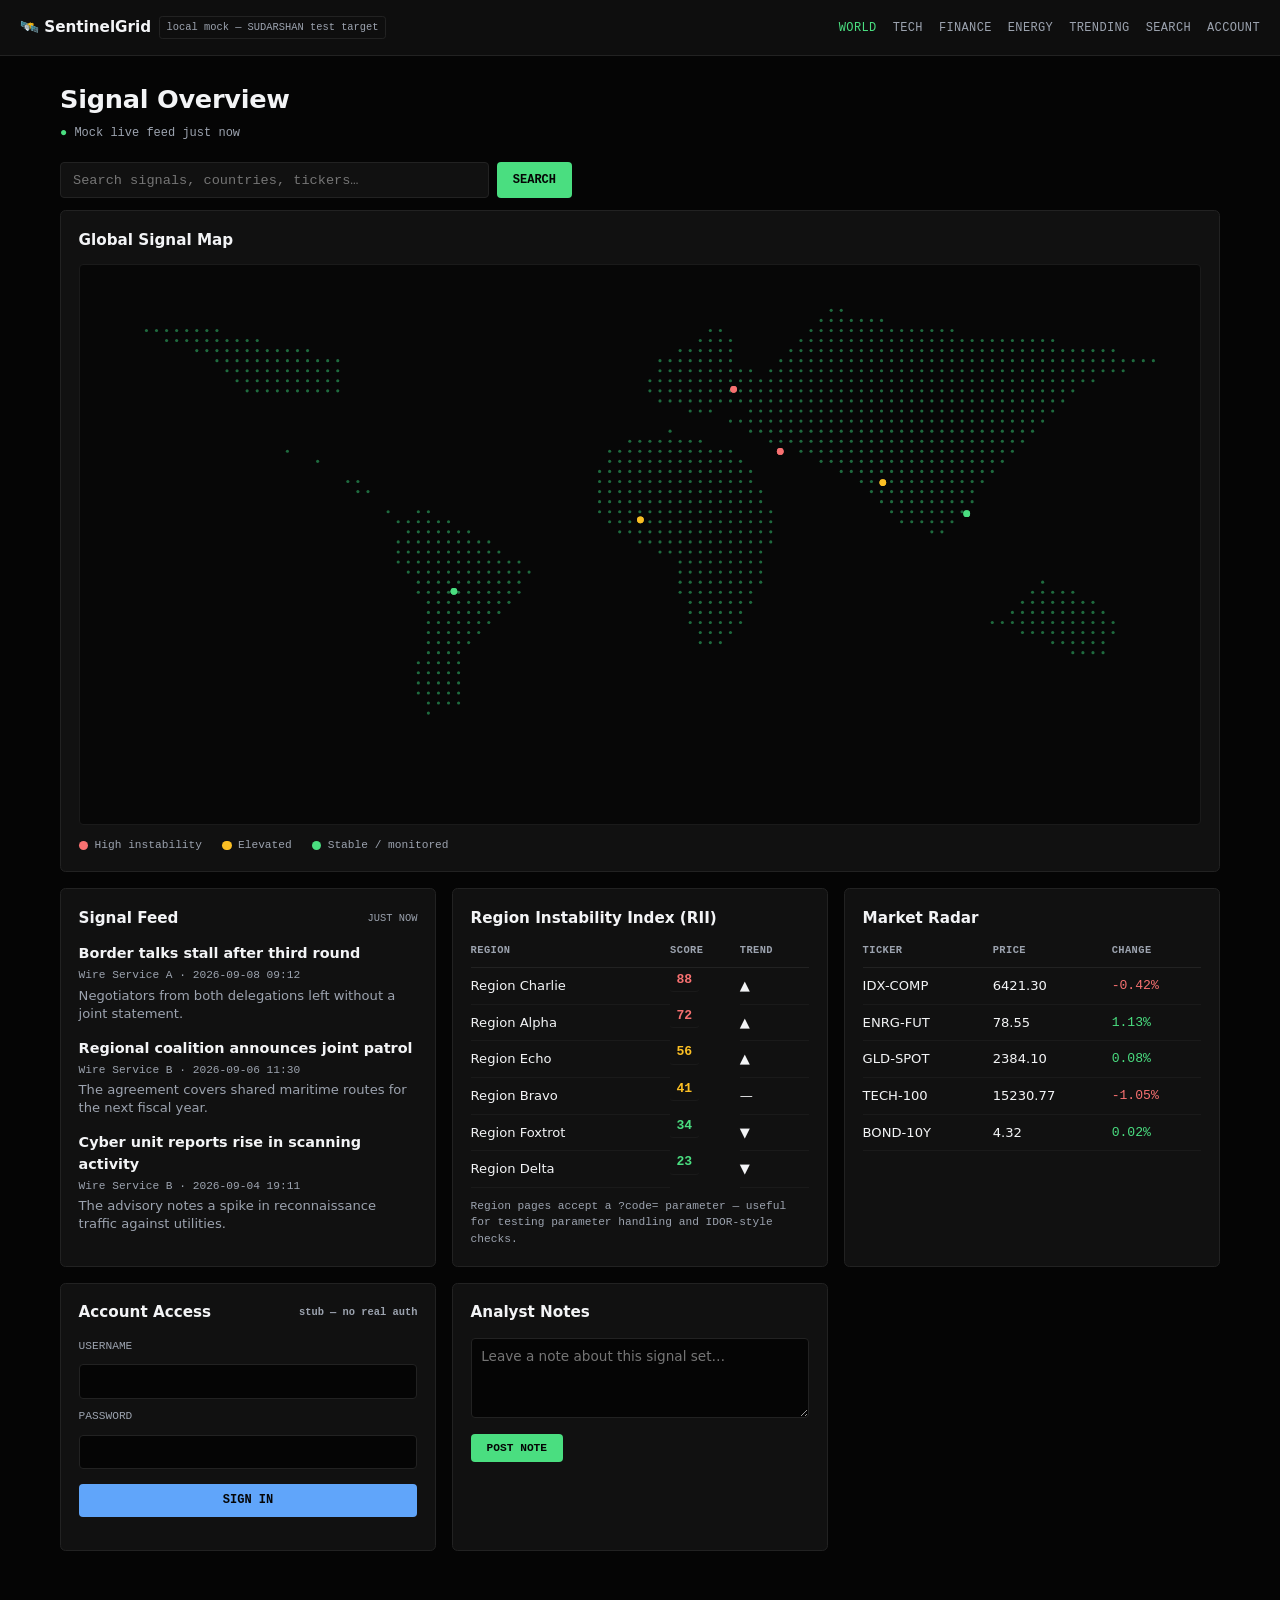
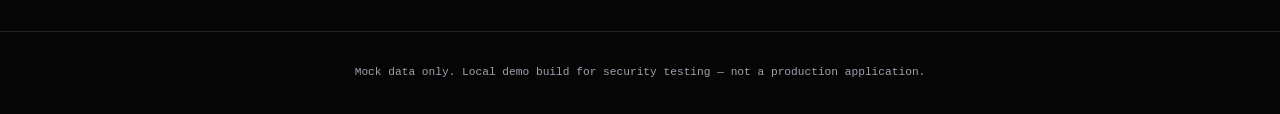
<file: target-sentinellgrid/templates/index.html>
<!DOCTYPE html>
<html lang="en">
<head>
  <meta charset="UTF-8">
  <meta name="viewport" content="width=device-width, initial-scale=1.0">
  <title>SentinelGrid — Open Signal Dashboard (SUDARSHAN test target)</title>
  <style>
    :root{
      --bg:#050505; --card:#111; --border:#222;
      --green:#4ade80; --blue:#60a5fa; --amber:#fbbf24; --red:#f87171;
      --text:#f3f4f6; --muted:#9ca3af;
      --font-mono: ui-monospace, SFMono-Regular, Menlo, Monaco, Consolas, monospace;
      --font-sans: system-ui, -apple-system, "Segoe UI", sans-serif;
    }
    *{box-sizing:border-box; margin:0; padding:0;}
    body{background:var(--bg); color:var(--text); font-family:var(--font-sans); line-height:1.5;}
    a{color:inherit; text-decoration:none;}
    header.topbar{
      position:sticky; top:0; z-index:50; background:rgba(17,17,17,.85);
      backdrop-filter:blur(10px); border-bottom:1px solid var(--border);
      display:flex; align-items:center; justify-content:space-between;
      padding:0 1.25rem; height:3.5rem; flex-wrap:wrap; gap:.5rem;
    }
    .brand{display:flex; align-items:center; gap:.5rem; font-weight:700; font-size:.95rem;}
    .brand .tag{font-family:var(--font-mono); font-size:.65rem; color:var(--muted); font-weight:400; border:1px solid var(--border); padding:.15rem .4rem; border-radius:.2rem;}
    nav.primary{display:flex; gap:1rem; font-family:var(--font-mono); font-size:.75rem; text-transform:uppercase; letter-spacing:.03em; color:var(--muted); flex-wrap:wrap;}
    nav.primary a:hover, nav.primary a.active{color:var(--green);}
    main{max-width:1200px; margin:0 auto; padding:1.5rem 1.25rem 3rem;}
    h1{font-size:1.6rem; font-weight:700; letter-spacing:-.01em;}
    .live-indicator{font-family:var(--font-mono); font-size:.75rem; color:var(--muted); margin-top:.35rem;}
    .live-indicator .dot{color:var(--green);}

    form.search-form{
      display:flex; gap:.5rem; margin:1.25rem 0; max-width:32rem;
    }
    form.search-form input[type="text"]{
      flex:1; background:var(--card); border:1px solid var(--border); color:var(--text);
      padding:.6rem .75rem; border-radius:.25rem; font-family:var(--font-mono); font-size:.85rem;
    }
    form.search-form button{
      background:var(--green); color:#050505; border:none; padding:.6rem 1rem;
      border-radius:.25rem; font-family:var(--font-mono); font-size:.75rem; font-weight:700;
      text-transform:uppercase; cursor:pointer;
    }
    .search-echo{
      font-family:var(--font-mono); font-size:.8rem; color:var(--muted); margin:-0.5rem 0 1rem;
    }

    .grid{display:grid; grid-template-columns:repeat(auto-fit, minmax(320px,1fr)); gap:1rem; margin-top:1rem;}
    .panel{background:var(--card); border:1px solid var(--border); border-radius:.35rem; padding:1.1rem;}
    .panel h2{font-size:.95rem; font-weight:700; margin-bottom:.85rem; display:flex; align-items:center; justify-content:space-between;}
    .panel h2 time{font-family:var(--font-mono); font-size:.65rem; color:var(--muted); font-weight:400; text-transform:uppercase;}

    ul.news-list{list-style:none; display:flex; flex-direction:column; gap:.9rem;}
    .news-title{font-weight:600; font-size:.9rem;}
    .news-meta{font-family:var(--font-mono); font-size:.7rem; color:var(--muted); margin:.15rem 0;}
    .news-body{font-size:.82rem; color:var(--muted); line-height:1.4;}

    table{width:100%; border-collapse:collapse; font-size:.82rem;}
    table th{text-align:left; font-family:var(--font-mono); font-size:.65rem; text-transform:uppercase; letter-spacing:.04em; color:var(--muted); padding-bottom:.5rem; border-bottom:1px solid var(--border);}
    table td{padding:.5rem 0; border-bottom:1px solid #1a1a1a;}
    .score{font-family:var(--font-mono); font-weight:700; padding:.1rem .4rem; border-radius:.2rem; display:inline-block;}
    .score-high{color:var(--red);}
    .score-mid{color:var(--amber);}
    .score-low{color:var(--green);}
    .up{color:var(--green); font-family:var(--font-mono);}
    .down{color:var(--red); font-family:var(--font-mono);}

    .auth-panel form{display:flex; flex-direction:column; gap:.6rem;}
    .auth-panel label{font-family:var(--font-mono); font-size:.7rem; text-transform:uppercase; color:var(--muted);}
    .auth-panel input{background:var(--bg); border:1px solid var(--border); color:var(--text); padding:.55rem .65rem; border-radius:.25rem; font-size:.85rem;}
    .auth-panel button{background:var(--blue); color:#050505; border:none; padding:.6rem; border-radius:.25rem; font-weight:700; font-family:var(--font-mono); font-size:.75rem; text-transform:uppercase; cursor:pointer; margin-top:.3rem;}
    .auth-msg{font-family:var(--font-mono); font-size:.75rem; color:var(--amber); min-height:1rem;}

    .feedback-panel textarea{
      width:100%; min-height:80px; background:var(--bg); border:1px solid var(--border);
      color:var(--text); border-radius:.25rem; padding:.6rem; font-family:var(--font-sans); font-size:.85rem; resize:vertical;
    }
    .feedback-panel button{margin-top:.6rem; background:var(--green); color:#050505; border:none; padding:.5rem 1rem; border-radius:.25rem; font-weight:700; font-family:var(--font-mono); font-size:.7rem; text-transform:uppercase; cursor:pointer;}
    .feedback-list{margin-top:1rem; display:flex; flex-direction:column; gap:.6rem; font-size:.8rem; color:var(--muted);}
    .feedback-list .entry{border-top:1px solid var(--border); padding-top:.5rem;}

    .profile-link-row{margin-top:.6rem; font-family:var(--font-mono); font-size:.7rem; color:var(--muted);}
    .profile-link-row a{color:var(--blue);}

    footer.footer{
      text-align:center; padding:2rem 1rem; font-family:var(--font-mono); font-size:.7rem;
      color:var(--muted); border-top:1px solid var(--border); margin-top:2rem;
    }

    .map-panel{
      background:var(--card); border:1px solid var(--border); border-radius:.35rem;
      padding:1.1rem; margin-top:1.25rem; position:relative; overflow:hidden;
    }
    .map-panel h2{font-size:.95rem; font-weight:700; margin-bottom:.75rem;}
    .map-wrap{position:relative; width:100%; aspect-ratio:2/1; background:#070707; border-radius:.25rem; border:1px solid #1a1a1a;}
    .map-wrap svg{width:100%; height:100%; display:block;}
    .map-dot{fill:#1f6b3f;}
    .map-marker circle.pulse{
      animation:mapPing 2.4s ease-out infinite;
      transform-origin:center;
    }
    @keyframes mapPing{
      0%{r:3; opacity:.9;}
      70%{r:16; opacity:0;}
      100%{r:16; opacity:0;}
    }
    .map-legend{
      display:flex; gap:1.25rem; flex-wrap:wrap; margin-top:.75rem;
      font-family:var(--font-mono); font-size:.7rem; color:var(--muted);
    }
    .map-legend span{display:inline-flex; align-items:center; gap:.4rem;}
    .map-legend .swatch{width:.6rem; height:.6rem; border-radius:50%; display:inline-block;}
  </style>
</head>
<body>
  <header class="topbar">
    <div class="brand">🛰️ SentinelGrid <span class="tag">local mock — SUDARSHAN test target</span></div>
    <nav class="primary">
      <a href="/" class="active">World</a>
      <a href="/tech.html">Tech</a>
      <a href="/finance.html">Finance</a>
      <a href="/energy.html">Energy</a>
      <a href="/trending.html">Trending</a>
      <a href="#search-panel">Search</a>
      <a href="#account-panel">Account</a>
    </nav>
  </header>

  <main>
    <h1>Signal Overview</h1>
    <p class="live-indicator"><span class="dot">●</span> Mock live feed <span id="last-updated">just now</span></p>

    <!-- Search form: reflects the raw query term back to the page.
         Intentional test surface for reflected-XSS / input-handling checks. -->
    <form class="search-form" id="search-panel" method="GET" action="">
      <input type="text" id="q" name="q" placeholder="Search signals, countries, tickers…" autocomplete="off">
      <button type="submit">Search</button>
    </form>
    <div class="search-echo" id="search-echo"></div>

    <section class="map-panel">
      <h2>Global Signal Map</h2>
      <div class="map-wrap">
        <svg id="world-map-svg" viewBox="0 0 1000 500" preserveAspectRatio="xMidYMid meet"></svg>
      </div>
      <div class="map-legend">
        <span><span class="swatch" style="background:var(--red);"></span> High instability</span>
        <span><span class="swatch" style="background:var(--amber);"></span> Elevated</span>
        <span><span class="swatch" style="background:var(--green);"></span> Stable / monitored</span>
      </div>
    </section>

    <div class="grid">
      <section class="panel">
        <h2>Signal Feed <time id="feed-updated">just now</time></h2>
        <ul id="news-list" class="news-list">
          <li>
            <div class="news-title">Border talks stall after third round</div>
            <div class="news-meta">Wire Service A · 2026-09-08 09:12</div>
            <div class="news-body">Negotiators from both delegations left without a joint statement.</div>
          </li>
          <li>
            <div class="news-title">Regional coalition announces joint patrol</div>
            <div class="news-meta">Wire Service B · 2026-09-06 11:30</div>
            <div class="news-body">The agreement covers shared maritime routes for the next fiscal year.</div>
          </li>
          <li>
            <div class="news-title">Cyber unit reports rise in scanning activity</div>
            <div class="news-meta">Wire Service B · 2026-09-04 19:11</div>
            <div class="news-body">The advisory notes a spike in reconnaissance traffic against utilities.</div>
          </li>
        </ul>
      </section>

      <section class="panel">
        <h2>Region Instability Index (RII)</h2>
        <table class="rii-table">
          <thead><tr><th>Region</th><th>Score</th><th>Trend</th></tr></thead>
          <tbody id="rii-body">
            <tr><td><a href="/country.html?code=CHR">Region Charlie</a></td><td class="score score-high">88</td><td>▲</td></tr>
            <tr><td><a href="/country.html?code=ALP">Region Alpha</a></td><td class="score score-high">72</td><td>▲</td></tr>
            <tr><td><a href="/country.html?code=ECH">Region Echo</a></td><td class="score score-mid">56</td><td>▲</td></tr>
            <tr><td><a href="/country.html?code=BRV">Region Bravo</a></td><td class="score score-mid">41</td><td>—</td></tr>
            <tr><td><a href="/country.html?code=FOX">Region Foxtrot</a></td><td class="score score-low">34</td><td>▼</td></tr>
            <tr><td><a href="/country.html?code=DLT">Region Delta</a></td><td class="score score-low">23</td><td>▼</td></tr>
          </tbody>
        </table>
        <p class="profile-link-row">Region pages accept a <code>?code=</code> parameter — useful for testing parameter handling and IDOR-style checks.</p>
      </section>

      <section class="panel">
        <h2>Market Radar</h2>
        <table class="finance-table">
          <thead><tr><th>Ticker</th><th>Price</th><th>Change</th></tr></thead>
          <tbody id="finance-body">
            <tr><td>IDX-COMP</td><td>6421.30</td><td class="down">-0.42%</td></tr>
            <tr><td>ENRG-FUT</td><td>78.55</td><td class="up">1.13%</td></tr>
            <tr><td>GLD-SPOT</td><td>2384.10</td><td class="up">0.08%</td></tr>
            <tr><td>TECH-100</td><td>15230.77</td><td class="down">-1.05%</td></tr>
            <tr><td>BOND-10Y</td><td>4.32</td><td class="up">0.02%</td></tr>
          </tbody>
        </table>
      </section>

      <!-- Stub login form. No real auth backend — client-side only.
           Left deliberately unvalidated so a DAST engine has a
           credentials-style form to exercise (injection payloads,
           boundary lengths, encoding checks, etc). -->
      <section class="panel auth-panel" id="account-panel">
        <h2>Account Access <span style="font-family:var(--font-mono); font-size:.65rem; color:var(--muted);">stub — no real auth</span></h2>
        <form id="login-form">
          <label for="username">Username</label>
          <input type="text" id="username" name="username" autocomplete="off">
          <label for="password">Password</label>
          <input type="password" id="password" name="password" autocomplete="off">
          <button type="submit">Sign in</button>
        </form>
        <div class="auth-msg" id="auth-msg"></div>
      </section>

      <!-- Feedback / comment panel: stores and re-renders user input
           client-side, another common DAST probe point (stored-XSS-style
           reflection, though here it never leaves the browser tab). -->
      <section class="panel feedback-panel">
        <h2>Analyst Notes</h2>
        <form id="feedback-form">
          <textarea id="feedback-text" placeholder="Leave a note about this signal set…"></textarea>
          <button type="submit">Post note</button>
        </form>
        <div class="feedback-list" id="feedback-list"></div>
      </section>
    </div>
  </main>

  <footer class="footer">
    Mock data only. Local demo build for security testing — not a production application.
  </footer>

  <script>
    // ---- Query-string search echo -------------------------------------
    // Renders the raw "q" param back onto the page via innerHTML so a
    // DAST scanner can exercise reflected-XSS detection against a known,
    // intentionally-unsanitized sink. Do not sanitize this — the whole
    // point of this element is to be a discoverable, labeled test sink.
    (function () {
      const params = new URLSearchParams(window.location.search);
      const q = params.get('q');
      const input = document.getElementById('q');
      const echo = document.getElementById('search-echo');
      if (q !== null) {
        input.value = q;
        echo.innerHTML = 'Showing mock results for: ' + q;
      }
      document.querySelector('.search-form').addEventListener('submit', function (e) {
        // Let the GET submission reload the page with ?q=... in the URL,
        // which is what re-triggers the echo above.
      });
    })();

    // ---- World map (dot-matrix, generated at runtime) -------------------
    // Renders an approximate real-world landmass outline as a stippled
    // dot grid (a common dashboard style) plus a few pulsing hotspot
    // markers tied to the Region Instability Index above. Continent
    // shapes are rough hand-authored approximations for visual purposes
    // only — not geographic survey data.
    (function () {
      const svg = document.getElementById('world-map-svg');
      const W = 1000, H = 500;

      // Rough continent outlines as [lat, lon] vertex lists.
      const continents = {
        northAmerica: [[72,-168],[70,-140],[60,-95],[49,-95],[49,-125],[32,-117],[25,-97],[18,-95],[16,-90],[14,-83],[9,-77],[7,-77],[8,-82],[15,-83],[20,-87],[30,-115],[45,-124],[60,-140],[72,-168]],
        southAmerica: [[12,-72],[5,-77],[-4,-81],[-18,-70],[-25,-70],[-33,-71],[-45,-73],[-55,-68],[-52,-58],[-34,-58],[-23,-43],[-8,-35],[2,-50],[8,-60],[12,-72]],
        europe: [[71,25],[65,30],[60,30],[55,40],[45,40],[43,25],[40,20],[43,13],[45,5],[50,0],[55,5],[60,5],[65,15],[71,25]],
        africa: [[37,10],[32,-10],[15,-17],[5,-10],[-5,10],[-15,12],[-25,15],[-34,18],[-34,25],[-25,33],[-10,40],[0,42],[10,45],[15,40],[20,38],[30,32],[37,10]],
        asia: [[77,60],[70,90],[65,140],[60,170],[50,140],[40,130],[30,122],[20,110],[10,105],[5,98],[1,104],[8,80],[15,75],[20,70],[25,60],[30,50],[35,35],[40,28],[45,35],[55,40],[60,45],[70,55],[77,60]],
        australia: [[-11,130],[-15,140],[-20,148],[-25,153],[-33,151],[-38,145],[-35,137],[-31,129],[-25,113],[-18,122],[-14,127],[-11,130]]
      };

      function project(lat, lon) {
        return [ (lon + 180) / 360 * W, (90 - lat) / 180 * H ];
      }

      function pointInPolygon(x, y, poly) {
        let inside = false;
        for (let i = 0, j = poly.length - 1; i < poly.length; j = i++) {
          const [xi, yi] = poly[i], [xj, yj] = poly[j];
          if (((yi > y) !== (yj > y)) &&
              (x < (xj - xi) * (y - yi) / (yj - yi) + xi)) {
            inside = !inside;
          }
        }
        return inside;
      }

      const polys = Object.values(continents).map(function (verts) {
        return verts.map(function (v) { return project(v[0], v[1]); });
      });

      const spacing = 9;
      const frag = document.createDocumentFragment();
      for (let y = spacing / 2; y < H; y += spacing) {
        for (let x = spacing / 2; x < W; x += spacing) {
          for (let p = 0; p < polys.length; p++) {
            if (pointInPolygon(x, y, polys[p])) {
              const dot = document.createElementNS('http://www.w3.org/2000/svg', 'circle');
              dot.setAttribute('cx', x.toFixed(1));
              dot.setAttribute('cy', y.toFixed(1));
              dot.setAttribute('r', '1.4');
              dot.setAttribute('class', 'map-dot');
              frag.appendChild(dot);
              break;
            }
          }
        }
      }
      svg.appendChild(frag);

      // Hotspot markers tied to the RII table above.
      const hotspots = [
        { lat: 30, lon: 45, level: 'high' },   // Region Charlie
        { lat: 50, lon: 30, level: 'high' },   // Region Alpha
        { lat: 20, lon: 78, level: 'mid' },    // Region Echo
        { lat: 8, lon: 0, level: 'mid' },      // Region Bravo
        { lat: 10, lon: 105, level: 'low' },   // Region Foxtrot
        { lat: -15, lon: -60, level: 'low' }   // Region Delta
      ];
      const colors = { high: 'var(--red)', mid: 'var(--amber)', low: 'var(--green)' };
      hotspots.forEach(function (h) {
        const [x, y] = project(h.lat, h.lon);
        const g = document.createElementNS('http://www.w3.org/2000/svg', 'g');
        g.setAttribute('class', 'map-marker');
        const pulse = document.createElementNS('http://www.w3.org/2000/svg', 'circle');
        pulse.setAttribute('cx', x); pulse.setAttribute('cy', y); pulse.setAttribute('r', '3');
        pulse.setAttribute('fill', colors[h.level]); pulse.setAttribute('class', 'pulse');
        const core = document.createElementNS('http://www.w3.org/2000/svg', 'circle');
        core.setAttribute('cx', x); core.setAttribute('cy', y); core.setAttribute('r', '3');
        core.setAttribute('fill', colors[h.level]);
        g.appendChild(pulse); g.appendChild(core);
        svg.appendChild(g);
      });
    })();

    // ---- Mock "live" feed polling --------------------------------------
    // Mirrors the polling pattern of a real dashboard: hits a JSON
    // endpoint on an interval and swaps the news list. Falls back to a
    // small local rotation if no backend is present, so this file still
    // demonstrates DOM-churn behavior when opened standalone.
    const VARIANT = 'world';
    const FALLBACK_ITEMS = [
      [
        { title: 'Border talks stall after third round', source: 'Wire Service A', published_at: '2026-09-08 09:12', content: 'Negotiators from both delegations left without a joint statement.' },
        { title: 'Regional coalition announces joint patrol', source: 'Wire Service B', published_at: '2026-09-06 11:30', content: 'The agreement covers shared maritime routes for the next fiscal year.' },
        { title: 'Cyber unit reports rise in scanning activity', source: 'Wire Service B', published_at: '2026-09-04 19:11', content: 'The advisory notes a spike in reconnaissance traffic against utilities.' }
      ],
      [
        { title: 'Port authority extends inspection window', source: 'Wire Service A', published_at: '2026-09-09 06:40', content: 'Extended checks apply to vessels arriving from three flagged registries.' },
        { title: 'Utility grid reports brief frequency dip', source: 'Wire Service C', published_at: '2026-09-09 07:55', content: 'Operators say automatic load-shedding resolved the dip within minutes.' },
        { title: 'Diplomatic delegation reschedules visit', source: 'Wire Service A', published_at: '2026-09-09 08:20', content: 'No reason was given for the change in dates.' }
      ]
    ];
    let fallbackIndex = 0;

    function renderNews(items) {
      const list = document.getElementById('news-list');
      list.innerHTML = '';
      items.forEach(function (item) {
        const li = document.createElement('li');
        const title = document.createElement('div');
        title.className = 'news-title';
        title.textContent = item.title;
        const meta = document.createElement('div');
        meta.className = 'news-meta';
        meta.textContent = item.source + ' · ' + item.published_at;
        const body = document.createElement('div');
        body.className = 'news-body';
        body.textContent = item.content;
        li.appendChild(title);
        li.appendChild(meta);
        li.appendChild(body);
        list.appendChild(li);
      });
      const stamp = 'updated ' + new Date().toLocaleTimeString();
      document.getElementById('last-updated').textContent = stamp;
      document.getElementById('feed-updated').textContent = stamp;
    }

    function refreshNews() {
      fetch('/api/dashboard-data?variant=' + VARIANT)
        .then(function (r) { return r.json(); })
        .then(renderNews)
        .catch(function () {
          renderNews(FALLBACK_ITEMS[fallbackIndex % FALLBACK_ITEMS.length]);
          fallbackIndex++;
        });
    }
    setInterval(refreshNews, 8000);

    // ---- Stub login handler ---------------------------------------------
    // Purely client-side; never sends credentials anywhere. Useful as a
    // labeled, harmless "auth form" target for a scanner's form-discovery
    // and input-fuzzing routines.
    document.getElementById('login-form').addEventListener('submit', function (e) {
      e.preventDefault();
      const user = document.getElementById('username').value;
      document.getElementById('auth-msg').textContent =
        user ? ('Mock only — no account "' + user + '" was created or checked.') : 'Enter a username to test the form.';
    });

    // ---- Analyst notes (client-side only, no persistence) ---------------
    document.getElementById('feedback-form').addEventListener('submit', function (e) {
      e.preventDefault();
      const textEl = document.getElementById('feedback-text');
      const val = textEl.value;
      if (!val.trim()) return;
      const entry = document.createElement('div');
      entry.className = 'entry';
      entry.textContent = val; // textContent, not innerHTML — kept safe by default
      document.getElementById('feedback-list').prepend(entry);
      textEl.value = '';
    });
  </script>
</body>
</html>
</file>
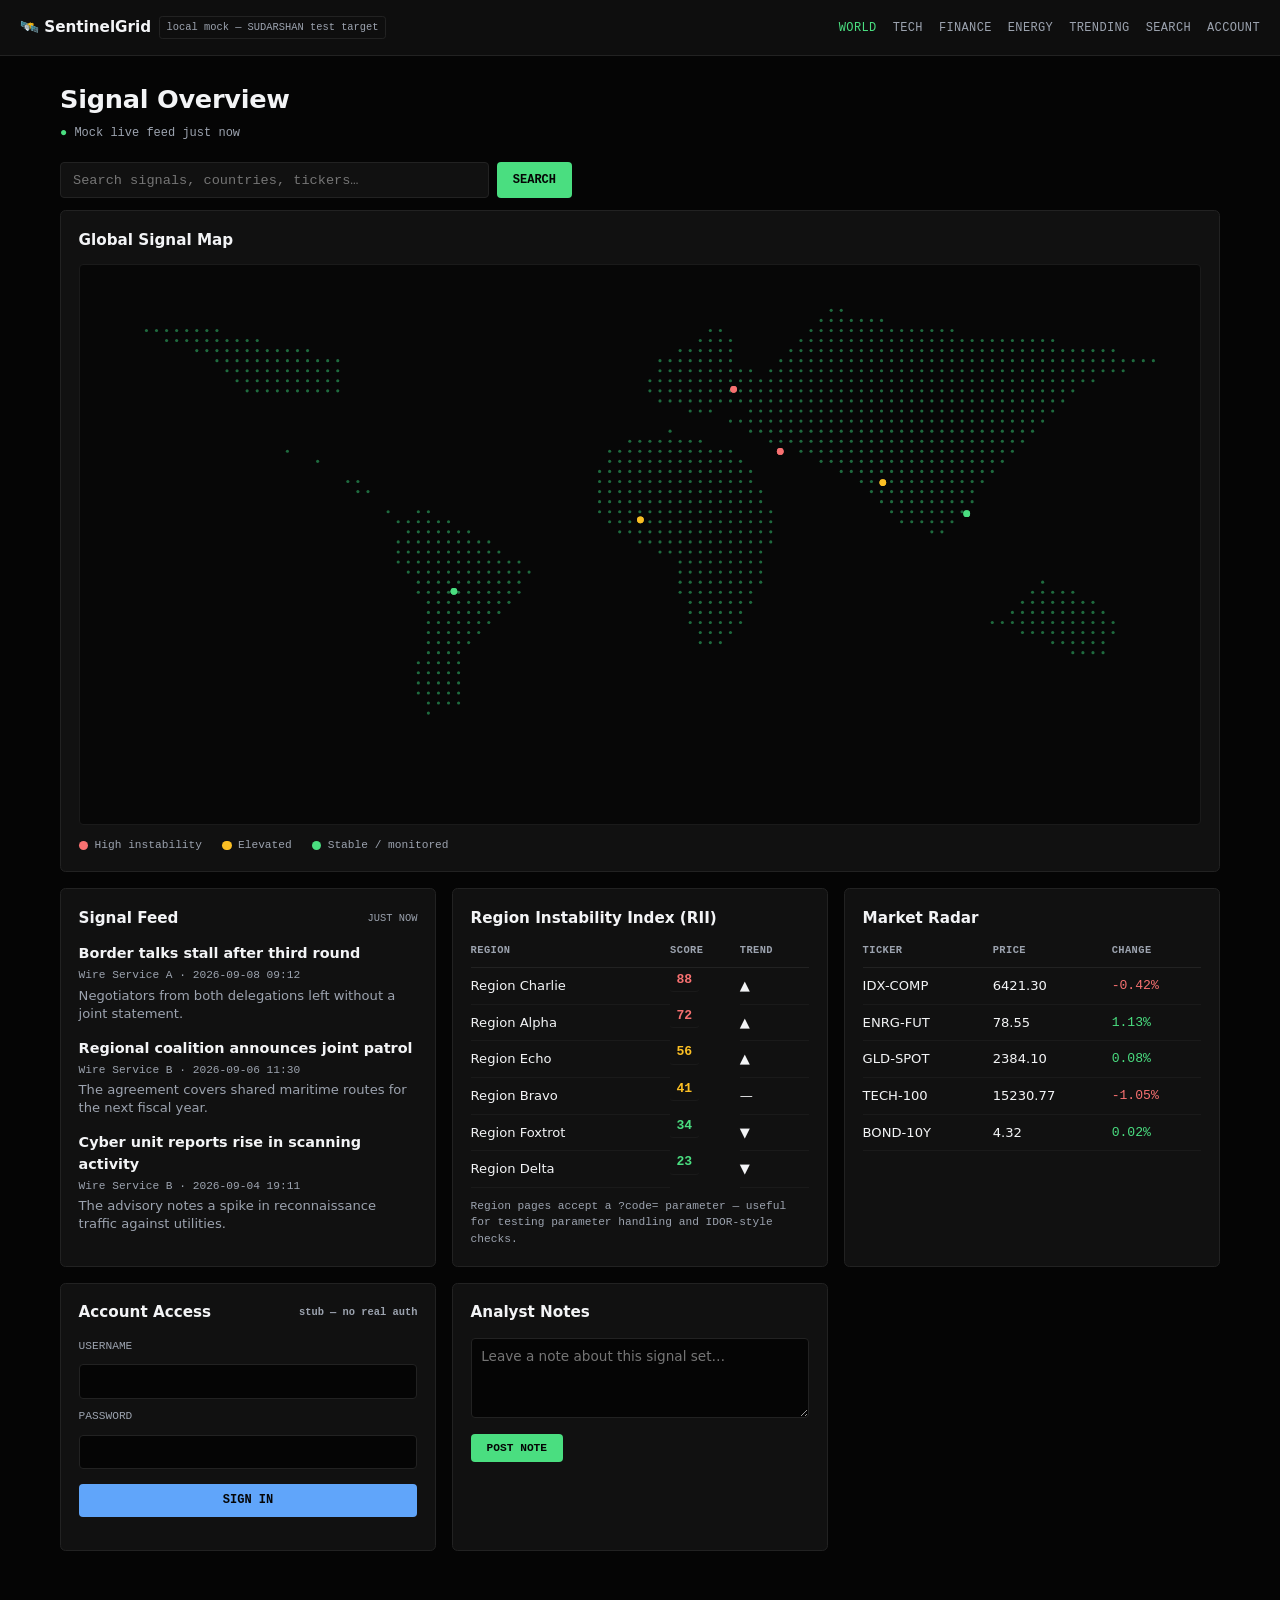
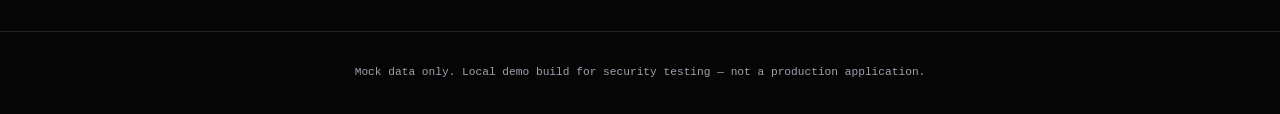
<file: target-sentinellgrid/templates/dashboard.html>
<!DOCTYPE html>
<html lang="en">
<head>
  <meta charset="UTF-8">
  <meta name="viewport" content="width=device-width, initial-scale=1.0">
  <title>SentinelGrid — Open Signal Dashboard (SUDARSHAN test target)</title>
  <style>
    :root{
      --bg:#050505; --card:#111; --border:#222;
      --green:#4ade80; --blue:#60a5fa; --amber:#fbbf24; --red:#f87171;
      --text:#f3f4f6; --muted:#9ca3af;
      --font-mono: ui-monospace, SFMono-Regular, Menlo, Monaco, Consolas, monospace;
      --font-sans: system-ui, -apple-system, "Segoe UI", sans-serif;
    }
    *{box-sizing:border-box; margin:0; padding:0;}
    body{background:var(--bg); color:var(--text); font-family:var(--font-sans); line-height:1.5;}
    a{color:inherit; text-decoration:none;}
    header.topbar{
      position:sticky; top:0; z-index:50; background:rgba(17,17,17,.85);
      backdrop-filter:blur(10px); border-bottom:1px solid var(--border);
      display:flex; align-items:center; justify-content:space-between;
      padding:0 1.25rem; height:3.5rem; flex-wrap:wrap; gap:.5rem;
    }
    .brand{display:flex; align-items:center; gap:.5rem; font-weight:700; font-size:.95rem;}
    .brand .tag{font-family:var(--font-mono); font-size:.65rem; color:var(--muted); font-weight:400; border:1px solid var(--border); padding:.15rem .4rem; border-radius:.2rem;}
    nav.primary{display:flex; gap:1rem; font-family:var(--font-mono); font-size:.75rem; text-transform:uppercase; letter-spacing:.03em; color:var(--muted); flex-wrap:wrap;}
    nav.primary a:hover, nav.primary a.active{color:var(--green);}
    main{max-width:1200px; margin:0 auto; padding:1.5rem 1.25rem 3rem;}
    h1{font-size:1.6rem; font-weight:700; letter-spacing:-.01em;}
    .live-indicator{font-family:var(--font-mono); font-size:.75rem; color:var(--muted); margin-top:.35rem;}
    .live-indicator .dot{color:var(--green);}

    form.search-form{
      display:flex; gap:.5rem; margin:1.25rem 0; max-width:32rem;
    }
    form.search-form input[type="text"]{
      flex:1; background:var(--card); border:1px solid var(--border); color:var(--text);
      padding:.6rem .75rem; border-radius:.25rem; font-family:var(--font-mono); font-size:.85rem;
    }
    form.search-form button{
      background:var(--green); color:#050505; border:none; padding:.6rem 1rem;
      border-radius:.25rem; font-family:var(--font-mono); font-size:.75rem; font-weight:700;
      text-transform:uppercase; cursor:pointer;
    }
    .search-echo{
      font-family:var(--font-mono); font-size:.8rem; color:var(--muted); margin:-0.5rem 0 1rem;
    }

    .grid{display:grid; grid-template-columns:repeat(auto-fit, minmax(320px,1fr)); gap:1rem; margin-top:1rem;}
    .panel{background:var(--card); border:1px solid var(--border); border-radius:.35rem; padding:1.1rem;}
    .panel h2{font-size:.95rem; font-weight:700; margin-bottom:.85rem; display:flex; align-items:center; justify-content:space-between;}
    .panel h2 time{font-family:var(--font-mono); font-size:.65rem; color:var(--muted); font-weight:400; text-transform:uppercase;}

    ul.news-list{list-style:none; display:flex; flex-direction:column; gap:.9rem;}
    .news-title{font-weight:600; font-size:.9rem;}
    .news-meta{font-family:var(--font-mono); font-size:.7rem; color:var(--muted); margin:.15rem 0;}
    .news-body{font-size:.82rem; color:var(--muted); line-height:1.4;}

    table{width:100%; border-collapse:collapse; font-size:.82rem;}
    table th{text-align:left; font-family:var(--font-mono); font-size:.65rem; text-transform:uppercase; letter-spacing:.04em; color:var(--muted); padding-bottom:.5rem; border-bottom:1px solid var(--border);}
    table td{padding:.5rem 0; border-bottom:1px solid #1a1a1a;}
    .score{font-family:var(--font-mono); font-weight:700; padding:.1rem .4rem; border-radius:.2rem; display:inline-block;}
    .score-high{color:var(--red);}
    .score-mid{color:var(--amber);}
    .score-low{color:var(--green);}
    .up{color:var(--green); font-family:var(--font-mono);}
    .down{color:var(--red); font-family:var(--font-mono);}

    .auth-panel form{display:flex; flex-direction:column; gap:.6rem;}
    .auth-panel label{font-family:var(--font-mono); font-size:.7rem; text-transform:uppercase; color:var(--muted);}
    .auth-panel input{background:var(--bg); border:1px solid var(--border); color:var(--text); padding:.55rem .65rem; border-radius:.25rem; font-size:.85rem;}
    .auth-panel button{background:var(--blue); color:#050505; border:none; padding:.6rem; border-radius:.25rem; font-weight:700; font-family:var(--font-mono); font-size:.75rem; text-transform:uppercase; cursor:pointer; margin-top:.3rem;}
    .auth-msg{font-family:var(--font-mono); font-size:.75rem; color:var(--amber); min-height:1rem;}

    .feedback-panel textarea{
      width:100%; min-height:80px; background:var(--bg); border:1px solid var(--border);
      color:var(--text); border-radius:.25rem; padding:.6rem; font-family:var(--font-sans); font-size:.85rem; resize:vertical;
    }
    .feedback-panel button{margin-top:.6rem; background:var(--green); color:#050505; border:none; padding:.5rem 1rem; border-radius:.25rem; font-weight:700; font-family:var(--font-mono); font-size:.7rem; text-transform:uppercase; cursor:pointer;}
    .feedback-list{margin-top:1rem; display:flex; flex-direction:column; gap:.6rem; font-size:.8rem; color:var(--muted);}
    .feedback-list .entry{border-top:1px solid var(--border); padding-top:.5rem;}

    .profile-link-row{margin-top:.6rem; font-family:var(--font-mono); font-size:.7rem; color:var(--muted);}
    .profile-link-row a{color:var(--blue);}

    footer.footer{
      text-align:center; padding:2rem 1rem; font-family:var(--font-mono); font-size:.7rem;
      color:var(--muted); border-top:1px solid var(--border); margin-top:2rem;
    }

    .map-panel{
      background:var(--card); border:1px solid var(--border); border-radius:.35rem;
      padding:1.1rem; margin-top:1.25rem; position:relative; overflow:hidden;
    }
    .map-panel h2{font-size:.95rem; font-weight:700; margin-bottom:.75rem;}
    .map-wrap{position:relative; width:100%; aspect-ratio:2/1; background:#070707; border-radius:.25rem; border:1px solid #1a1a1a;}
    .map-wrap svg{width:100%; height:100%; display:block;}
    .map-dot{fill:#1f6b3f;}
    .map-marker circle.pulse{
      animation:mapPing 2.4s ease-out infinite;
      transform-origin:center;
    }
    @keyframes mapPing{
      0%{r:3; opacity:.9;}
      70%{r:16; opacity:0;}
      100%{r:16; opacity:0;}
    }
    .map-legend{
      display:flex; gap:1.25rem; flex-wrap:wrap; margin-top:.75rem;
      font-family:var(--font-mono); font-size:.7rem; color:var(--muted);
    }
    .map-legend span{display:inline-flex; align-items:center; gap:.4rem;}
    .map-legend .swatch{width:.6rem; height:.6rem; border-radius:50%; display:inline-block;}
  </style>
</head>
<body>
  <header class="topbar">
    <div class="brand">🛰️ SentinelGrid <span class="tag">local mock — SUDARSHAN test target</span></div>
    <nav class="primary">
      <a href="/" class="active">World</a>
      <a href="/tech.html">Tech</a>
      <a href="/finance.html">Finance</a>
      <a href="/energy.html">Energy</a>
      <a href="/trending.html">Trending</a>
      <a href="#search-panel">Search</a>
      <a href="#account-panel">Account</a>
    </nav>
  </header>

  <main>
    <h1>Signal Overview</h1>
    <p class="live-indicator"><span class="dot">●</span> Mock live feed <span id="last-updated">just now</span></p>

    <!-- Search form: reflects the raw query term back to the page.
         Intentional test surface for reflected-XSS / input-handling checks. -->
    <form class="search-form" id="search-panel" method="GET" action="">
      <input type="text" id="q" name="q" placeholder="Search signals, countries, tickers…" autocomplete="off">
      <button type="submit">Search</button>
    </form>
    <div class="search-echo" id="search-echo"></div>

    <section class="map-panel">
      <h2>Global Signal Map</h2>
      <div class="map-wrap">
        <svg id="world-map-svg" viewBox="0 0 1000 500" preserveAspectRatio="xMidYMid meet"></svg>
      </div>
      <div class="map-legend">
        <span><span class="swatch" style="background:var(--red);"></span> High instability</span>
        <span><span class="swatch" style="background:var(--amber);"></span> Elevated</span>
        <span><span class="swatch" style="background:var(--green);"></span> Stable / monitored</span>
      </div>
    </section>

    <div class="grid">
      <section class="panel">
        <h2>Signal Feed <time id="feed-updated">just now</time></h2>
        <ul id="news-list" class="news-list">
          <li>
            <div class="news-title">Border talks stall after third round</div>
            <div class="news-meta">Wire Service A · 2026-09-08 09:12</div>
            <div class="news-body">Negotiators from both delegations left without a joint statement.</div>
          </li>
          <li>
            <div class="news-title">Regional coalition announces joint patrol</div>
            <div class="news-meta">Wire Service B · 2026-09-06 11:30</div>
            <div class="news-body">The agreement covers shared maritime routes for the next fiscal year.</div>
          </li>
          <li>
            <div class="news-title">Cyber unit reports rise in scanning activity</div>
            <div class="news-meta">Wire Service B · 2026-09-04 19:11</div>
            <div class="news-body">The advisory notes a spike in reconnaissance traffic against utilities.</div>
          </li>
        </ul>
      </section>

      <section class="panel">
        <h2>Region Instability Index (RII)</h2>
        <table class="rii-table">
          <thead><tr><th>Region</th><th>Score</th><th>Trend</th></tr></thead>
          <tbody id="rii-body">
            <tr><td><a href="/country.html?code=CHR">Region Charlie</a></td><td class="score score-high">88</td><td>▲</td></tr>
            <tr><td><a href="/country.html?code=ALP">Region Alpha</a></td><td class="score score-high">72</td><td>▲</td></tr>
            <tr><td><a href="/country.html?code=ECH">Region Echo</a></td><td class="score score-mid">56</td><td>▲</td></tr>
            <tr><td><a href="/country.html?code=BRV">Region Bravo</a></td><td class="score score-mid">41</td><td>—</td></tr>
            <tr><td><a href="/country.html?code=FOX">Region Foxtrot</a></td><td class="score score-low">34</td><td>▼</td></tr>
            <tr><td><a href="/country.html?code=DLT">Region Delta</a></td><td class="score score-low">23</td><td>▼</td></tr>
          </tbody>
        </table>
        <p class="profile-link-row">Region pages accept a <code>?code=</code> parameter — useful for testing parameter handling and IDOR-style checks.</p>
      </section>

      <section class="panel">
        <h2>Market Radar</h2>
        <table class="finance-table">
          <thead><tr><th>Ticker</th><th>Price</th><th>Change</th></tr></thead>
          <tbody id="finance-body">
            <tr><td>IDX-COMP</td><td>6421.30</td><td class="down">-0.42%</td></tr>
            <tr><td>ENRG-FUT</td><td>78.55</td><td class="up">1.13%</td></tr>
            <tr><td>GLD-SPOT</td><td>2384.10</td><td class="up">0.08%</td></tr>
            <tr><td>TECH-100</td><td>15230.77</td><td class="down">-1.05%</td></tr>
            <tr><td>BOND-10Y</td><td>4.32</td><td class="up">0.02%</td></tr>
          </tbody>
        </table>
      </section>

      <!-- Stub login form. No real auth backend — client-side only.
           Left deliberately unvalidated so a DAST engine has a
           credentials-style form to exercise (injection payloads,
           boundary lengths, encoding checks, etc). -->
      <section class="panel auth-panel" id="account-panel">
        <h2>Account Access <span style="font-family:var(--font-mono); font-size:.65rem; color:var(--muted);">stub — no real auth</span></h2>
        <form id="login-form">
          <label for="username">Username</label>
          <input type="text" id="username" name="username" autocomplete="off">
          <label for="password">Password</label>
          <input type="password" id="password" name="password" autocomplete="off">
          <button type="submit">Sign in</button>
        </form>
        <div class="auth-msg" id="auth-msg"></div>
      </section>

      <!-- Feedback / comment panel: stores and re-renders user input
           client-side, another common DAST probe point (stored-XSS-style
           reflection, though here it never leaves the browser tab). -->
      <section class="panel feedback-panel">
        <h2>Analyst Notes</h2>
        <form id="feedback-form">
          <textarea id="feedback-text" placeholder="Leave a note about this signal set…"></textarea>
          <button type="submit">Post note</button>
        </form>
        <div class="feedback-list" id="feedback-list"></div>
      </section>
    </div>
  </main>

  <footer class="footer">
    Mock data only. Local demo build for security testing — not a production application.
  </footer>

  <script>
    // ---- Query-string search echo -------------------------------------
    // Renders the raw "q" param back onto the page via innerHTML so a
    // DAST scanner can exercise reflected-XSS detection against a known,
    // intentionally-unsanitized sink. Do not sanitize this — the whole
    // point of this element is to be a discoverable, labeled test sink.
    (function () {
      const params = new URLSearchParams(window.location.search);
      const q = params.get('q');
      const input = document.getElementById('q');
      const echo = document.getElementById('search-echo');
      if (q !== null) {
        input.value = q;
        echo.innerHTML = 'Showing mock results for: ' + q;
      }
      document.querySelector('.search-form').addEventListener('submit', function (e) {
        // Let the GET submission reload the page with ?q=... in the URL,
        // which is what re-triggers the echo above.
      });
    })();

    // ---- World map (dot-matrix, generated at runtime) -------------------
    // Renders an approximate real-world landmass outline as a stippled
    // dot grid (a common dashboard style) plus a few pulsing hotspot
    // markers tied to the Region Instability Index above. Continent
    // shapes are rough hand-authored approximations for visual purposes
    // only — not geographic survey data.
    (function () {
      const svg = document.getElementById('world-map-svg');
      const W = 1000, H = 500;

      // Rough continent outlines as [lat, lon] vertex lists.
      const continents = {
        northAmerica: [[72,-168],[70,-140],[60,-95],[49,-95],[49,-125],[32,-117],[25,-97],[18,-95],[16,-90],[14,-83],[9,-77],[7,-77],[8,-82],[15,-83],[20,-87],[30,-115],[45,-124],[60,-140],[72,-168]],
        southAmerica: [[12,-72],[5,-77],[-4,-81],[-18,-70],[-25,-70],[-33,-71],[-45,-73],[-55,-68],[-52,-58],[-34,-58],[-23,-43],[-8,-35],[2,-50],[8,-60],[12,-72]],
        europe: [[71,25],[65,30],[60,30],[55,40],[45,40],[43,25],[40,20],[43,13],[45,5],[50,0],[55,5],[60,5],[65,15],[71,25]],
        africa: [[37,10],[32,-10],[15,-17],[5,-10],[-5,10],[-15,12],[-25,15],[-34,18],[-34,25],[-25,33],[-10,40],[0,42],[10,45],[15,40],[20,38],[30,32],[37,10]],
        asia: [[77,60],[70,90],[65,140],[60,170],[50,140],[40,130],[30,122],[20,110],[10,105],[5,98],[1,104],[8,80],[15,75],[20,70],[25,60],[30,50],[35,35],[40,28],[45,35],[55,40],[60,45],[70,55],[77,60]],
        australia: [[-11,130],[-15,140],[-20,148],[-25,153],[-33,151],[-38,145],[-35,137],[-31,129],[-25,113],[-18,122],[-14,127],[-11,130]]
      };

      function project(lat, lon) {
        return [ (lon + 180) / 360 * W, (90 - lat) / 180 * H ];
      }

      function pointInPolygon(x, y, poly) {
        let inside = false;
        for (let i = 0, j = poly.length - 1; i < poly.length; j = i++) {
          const [xi, yi] = poly[i], [xj, yj] = poly[j];
          if (((yi > y) !== (yj > y)) &&
              (x < (xj - xi) * (y - yi) / (yj - yi) + xi)) {
            inside = !inside;
          }
        }
        return inside;
      }

      const polys = Object.values(continents).map(function (verts) {
        return verts.map(function (v) { return project(v[0], v[1]); });
      });

      const spacing = 9;
      const frag = document.createDocumentFragment();
      for (let y = spacing / 2; y < H; y += spacing) {
        for (let x = spacing / 2; x < W; x += spacing) {
          for (let p = 0; p < polys.length; p++) {
            if (pointInPolygon(x, y, polys[p])) {
              const dot = document.createElementNS('http://www.w3.org/2000/svg', 'circle');
              dot.setAttribute('cx', x.toFixed(1));
              dot.setAttribute('cy', y.toFixed(1));
              dot.setAttribute('r', '1.4');
              dot.setAttribute('class', 'map-dot');
              frag.appendChild(dot);
              break;
            }
          }
        }
      }
      svg.appendChild(frag);

      // Hotspot markers tied to the RII table above.
      const hotspots = [
        { lat: 30, lon: 45, level: 'high' },   // Region Charlie
        { lat: 50, lon: 30, level: 'high' },   // Region Alpha
        { lat: 20, lon: 78, level: 'mid' },    // Region Echo
        { lat: 8, lon: 0, level: 'mid' },      // Region Bravo
        { lat: 10, lon: 105, level: 'low' },   // Region Foxtrot
        { lat: -15, lon: -60, level: 'low' }   // Region Delta
      ];
      const colors = { high: 'var(--red)', mid: 'var(--amber)', low: 'var(--green)' };
      hotspots.forEach(function (h) {
        const [x, y] = project(h.lat, h.lon);
        const g = document.createElementNS('http://www.w3.org/2000/svg', 'g');
        g.setAttribute('class', 'map-marker');
        const pulse = document.createElementNS('http://www.w3.org/2000/svg', 'circle');
        pulse.setAttribute('cx', x); pulse.setAttribute('cy', y); pulse.setAttribute('r', '3');
        pulse.setAttribute('fill', colors[h.level]); pulse.setAttribute('class', 'pulse');
        const core = document.createElementNS('http://www.w3.org/2000/svg', 'circle');
        core.setAttribute('cx', x); core.setAttribute('cy', y); core.setAttribute('r', '3');
        core.setAttribute('fill', colors[h.level]);
        g.appendChild(pulse); g.appendChild(core);
        svg.appendChild(g);
      });
    })();

    // ---- Mock "live" feed polling --------------------------------------
    // Mirrors the polling pattern of a real dashboard: hits a JSON
    // endpoint on an interval and swaps the news list. Falls back to a
    // small local rotation if no backend is present, so this file still
    // demonstrates DOM-churn behavior when opened standalone.
    const VARIANT = 'world';
    const FALLBACK_ITEMS = [
      [
        { title: 'Border talks stall after third round', source: 'Wire Service A', published_at: '2026-09-08 09:12', content: 'Negotiators from both delegations left without a joint statement.' },
        { title: 'Regional coalition announces joint patrol', source: 'Wire Service B', published_at: '2026-09-06 11:30', content: 'The agreement covers shared maritime routes for the next fiscal year.' },
        { title: 'Cyber unit reports rise in scanning activity', source: 'Wire Service B', published_at: '2026-09-04 19:11', content: 'The advisory notes a spike in reconnaissance traffic against utilities.' }
      ],
      [
        { title: 'Port authority extends inspection window', source: 'Wire Service A', published_at: '2026-09-09 06:40', content: 'Extended checks apply to vessels arriving from three flagged registries.' },
        { title: 'Utility grid reports brief frequency dip', source: 'Wire Service C', published_at: '2026-09-09 07:55', content: 'Operators say automatic load-shedding resolved the dip within minutes.' },
        { title: 'Diplomatic delegation reschedules visit', source: 'Wire Service A', published_at: '2026-09-09 08:20', content: 'No reason was given for the change in dates.' }
      ]
    ];
    let fallbackIndex = 0;

    function renderNews(items) {
      const list = document.getElementById('news-list');
      list.innerHTML = '';
      items.forEach(function (item) {
        const li = document.createElement('li');
        const title = document.createElement('div');
        title.className = 'news-title';
        title.textContent = item.title;
        const meta = document.createElement('div');
        meta.className = 'news-meta';
        meta.textContent = item.source + ' · ' + item.published_at;
        const body = document.createElement('div');
        body.className = 'news-body';
        body.textContent = item.content;
        li.appendChild(title);
        li.appendChild(meta);
        li.appendChild(body);
        list.appendChild(li);
      });
      const stamp = 'updated ' + new Date().toLocaleTimeString();
      document.getElementById('last-updated').textContent = stamp;
      document.getElementById('feed-updated').textContent = stamp;
    }

    function refreshNews() {
      fetch('/api/dashboard-data?variant=' + VARIANT)
        .then(function (r) { return r.json(); })
        .then(renderNews)
        .catch(function () {
          renderNews(FALLBACK_ITEMS[fallbackIndex % FALLBACK_ITEMS.length]);
          fallbackIndex++;
        });
    }
    setInterval(refreshNews, 8000);

    // ---- Stub login handler ---------------------------------------------
    // Purely client-side; never sends credentials anywhere. Useful as a
    // labeled, harmless "auth form" target for a scanner's form-discovery
    // and input-fuzzing routines.
    document.getElementById('login-form').addEventListener('submit', function (e) {
      e.preventDefault();
      const user = document.getElementById('username').value;
      document.getElementById('auth-msg').textContent =
        user ? ('Mock only — no account "' + user + '" was created or checked.') : 'Enter a username to test the form.';
    });

    // ---- Analyst notes (client-side only, no persistence) ---------------
    document.getElementById('feedback-form').addEventListener('submit', function (e) {
      e.preventDefault();
      const textEl = document.getElementById('feedback-text');
      const val = textEl.value;
      if (!val.trim()) return;
      const entry = document.createElement('div');
      entry.className = 'entry';
      entry.textContent = val; // textContent, not innerHTML — kept safe by default
      document.getElementById('feedback-list').prepend(entry);
      textEl.value = '';
    });
  </script>
</body>
</html>
</file>
